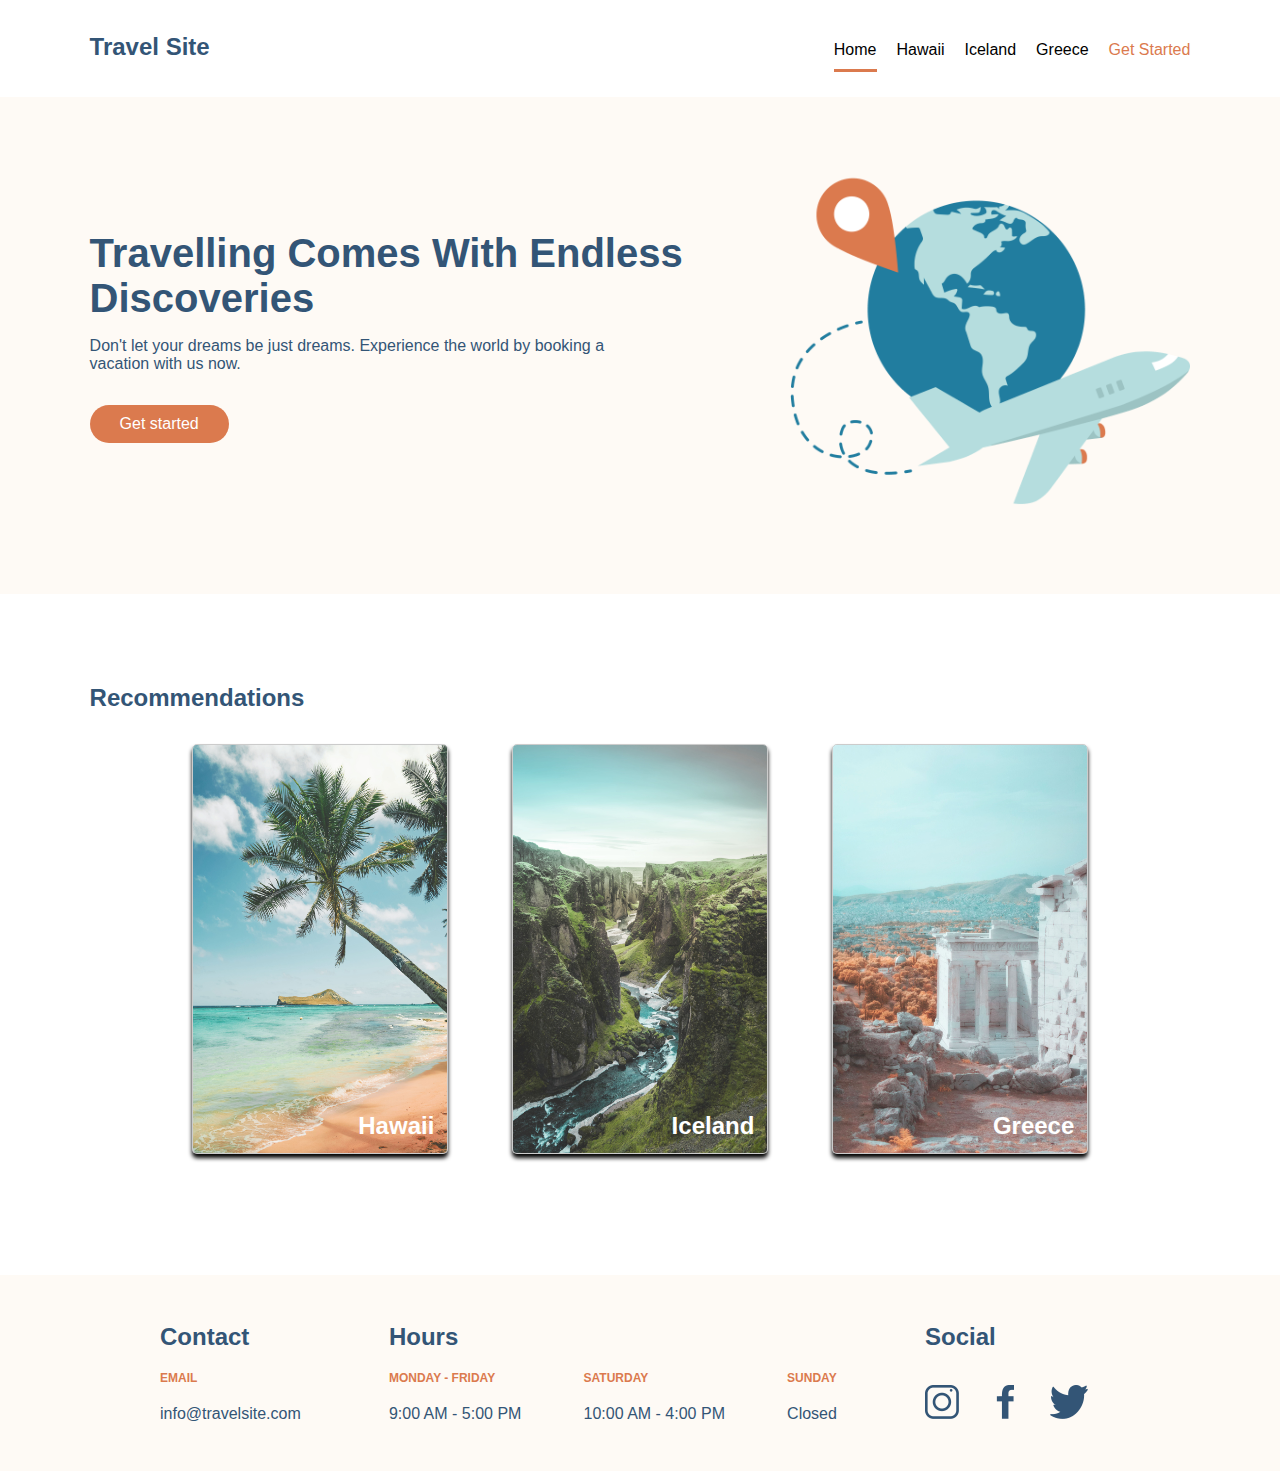
<file: index.html>
<!DOCTYPE html>
<html lang="en">

<head>
  <meta charset="UTF-8">
  <meta http-equiv="X-UA-Compatible" content="IE=edge">
  <meta name="viewport" content="width=device-width, initial-scale=1.0">
  <meta name="author" content="Chris Mills">
  <meta name="description" content="Travel Site made for BrainStation Web Development Bootcamp 2021">
  <title>Elke Dick BrainStation Travel Site</title>
  <!-- favicon -->
  <link rel="icon" href="/assets/Icons/favicon.ico" type="image/x-icon">
  <!-- StyleSheets -->
  <link rel="stylesheet" href="/css/main.css">
  <link rel="stylesheet" href="/css/destinations.css">
</head>

<body>

  <!-- NAVIGATION BAR -->

  <!-- Header -->
  <header class="header">
    <!-- link/Logo/Wordmark/Title -->
    <h1 class="header__title">
      <a class="header__title-link" href="./index.html">Travel Site</a>
    </h1>
    <!-- unordered list menu items -->
    <ul class="header__menu">
      <!-- link/text: Home current active page-->
      <li class="header__menu-item header__menu-item--current" id="home-link"><a href="./index.html">Home</a></li>
      <!-- link/text: Hawaii -->
      <li class="header__menu-item"><a href="/pages/hawaii.html">Hawaii</a></li>
      <!-- link/text: Iceland -->
      <li class="header__menu-item"><a href="/pages/iceland.html">Iceland</a></li>
      <!-- link/text: Greece -->
      <li class="header__menu-item"><a href="/pages/greece.html">Greece</a></li>
      <li class="header__menu-item header__menu-item--highlight"><a href="/pages/get-started.html">Get
          Started</a></li>
    </ul>
  </header>


  <!-- HERO SECTION -->
  <!-- hero -->
  <section class="hero">
    <!-- hero section left 2/3?-->
    <div class="hero__left">
      <!-- slogan hero -->
      <h2 class="hero__slogan">Travelling Comes With Endless Discoveries</h2>
      <!-- text hero -->
      <p class="hero__copy">Don't let your dreams be just dreams. Experience the world by booking a vacation with us
        now.
      </p>

      <!-- button get started -->
      <a class="button" href="./pages/get-started.html">
        Get started
      </a>
    </div>
    <!-- hero section right -->
    <div class="hero__right">
      <!-- image hero  -->
      <img src="/assets/Images/hero.png" alt="Plane flying around earth with destination pin" class="hero__image">
    </div>
  </section>

  <!-- RECOMMENDATIONS SECTION -->
  <section class="destinations">
    <!-- title h2, each page should only have one h1 tag -->
    <h2 class="destinations__title">Recommendations</h2>

    <!--  destination cards  -->
    <!-- need class here for wrapping 3 cards? -->
    <div class="destinations__wrapper">
      <!-- destination card hawai -->
      <article class="destinations-card">

        <!-- link destination card Hawaii  must use a tag around  -->
        <a href="/pages/hawaii.html" class="destinations-card__link">
          <!-- title /name  destination card Hawaii -->
          <h3 class="destinations-card__title">Hawaii</h3>
          <!-- image destination card Hawaii -->
          <img src="/assets/Images/hawaii.jpg" alt="Hawaii beach, ocean and palmtree" class="destinations-card__image">
        </a>
      </article>
      <!-- destination card Iceland -->
      <article class="destinations-card">

        <!-- link destination card Iceland -->
        <a href="/pages/iceland.html" class="destinations-card__link">
          <!-- title /name destination card Iceland -->
          <h3 class="destinations-card__title">Iceland</h3>
          <!-- image destination card Iceland -->
          <img src="/assets/Images/iceland.jpg" alt="Iceland mountainrange with river running through"
            class="destinations-card__image">
        </a>
      </article>
      <!-- destination card Greece -->
      <article class="destinations-card">
        <!-- link destination card Greece  must use a tag around  -->
        <a href="/pages/greece.html" class="destinations-card__link">
          <!-- title /name destination card Greece -->
          <h3 class="destinations-card__title">Greece</h3>
          <!-- image destination card Greece -->
          <img src="/assets/Images/greece.jpg" alt="Greek ruin and mountain" class="destinations-card__image">
        </a>
      </article>
    </div>
  </section>

  <!-- FOOTER -->

  <!-- footer -->
  <footer class="footer">
    <div class="footer__wrapper">
      <!-- contact block -->
      <div class="contact">
        <!-- title Contact -->
        <h4 class="footer__title">Contact</h4>
        <!-- subtitle contact EMAIL -->
        <h5 class="footer__subtitle">EMAIL</h5>
        <!-- link/text contact: email -->
        <a href="mailto:info@travelsite.com" class="footer__info">info@travelsite.com</a>
      </div>
      <!-- hours block -->
      <div class="hours">
        <!-- tittle Hours -->
        <h4 class="footer__title">Hours</h4>
        <!-- wrapper -->
        <div class="hours__wrapper">
          <div>
            <!-- subtitle Hours MONDAY-FRIDAY -->
            <h5 class="footer__subtitle">MONDAY - FRIDAY</h5>
            <!-- text hours: 9:00 AM -5:00 PM -->
            <p class="footer__info">9:00 AM - 5:00 PM</p>
          </div>
          <div>
            <!-- subtitle hours SATURDAY -->
            <h5 class="footer__subtitle">SATURDAY</h5>
            <!-- text hours : 10:00 AM -4:00 PM -->
            <p class="footer__info">10:00 AM - 4:00 PM</p>
          </div>
          <div>
            <!-- subtitle hours SUNDAY -->
            <h5 class="footer__subtitle">SUNDAY</h5>
            <!-- text hours: Closed -->
            <p class="footer__info">Closed</p>
          </div>
        </div>
      </div>
      <!-- social block -->
      <div class="social">
        <!-- title social Social -->
        <h4 class="footer__title">Social</h4>
        <!-- link social instagram -->
        <div class="social__wrapper">
          <a href="http://www.instagram.com" class="footer__info">
            <!-- icon social instagram -->
            <img src="/assets/Icons/icon-instagram.png" alt="Instagram Logo" class="footer__icon">
          </a>
          <!-- link social facebook -->
          <a href="http://www.facebook.com" class="footer_info">
            <!-- icon social facebook -->
            <img src="/assets/Icons/icon-facebook.png" alt="Facebook Logo" class="footer__icon">
          </a>
          <!-- link social twitter -->
          <a href="http://www.twitter.com" class="footer__info">
            <!-- icon social twitter -->
            <img src="/assets/Icons/icon-twitter.png" alt="" class="footer__icon">
          </a>
        </div>
      </div>
    </div>

  </footer>


</body>

</html>
</file>
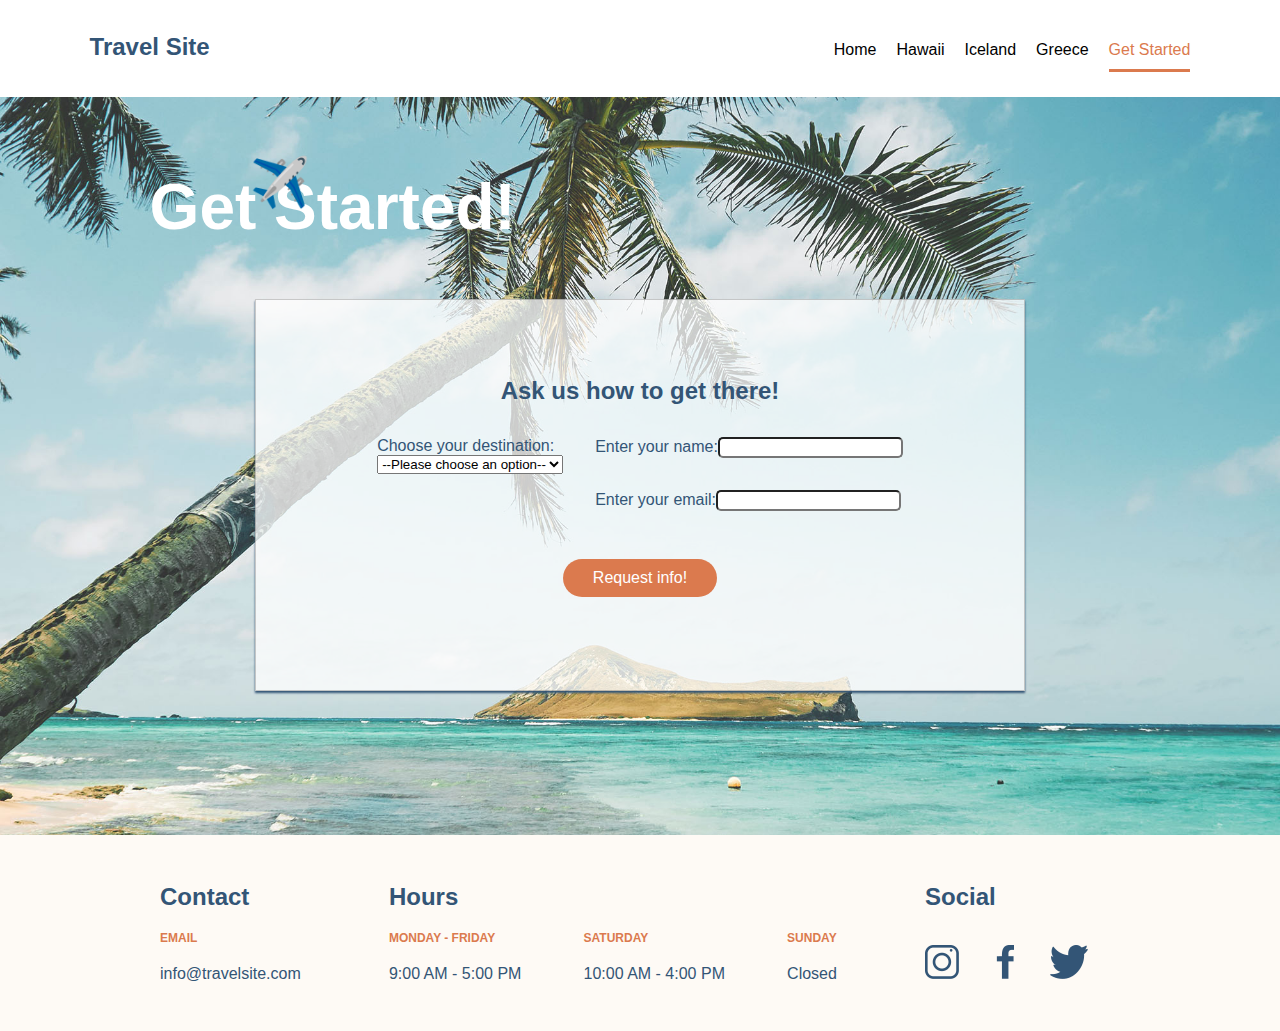
<file: pages/get-started.html>
<!DOCTYPE html>
<html lang="en">

<head>
  <meta charset="UTF-8">
  <meta http-equiv="X-UA-Compatible" content="IE=edge">
  <meta name="viewport" content="width=device-width, initial-scale=1.0">
  <meta name="author" content="Chris Mills">
  <meta name="description" content="Travel Site made for BrainStation Web Development Bootcamp 2021">
  <!-- change title for each page for SEO reasons https://developer.mozilla.org/en-US/docs/Web/HTML/Element/title -->
  <title>Elke Dick BrainStation Travel Site - Booking</title>
  <!-- favicon -->
  <link rel="icon" href="/assets/Icons/favicon.ico" type="image/x-icon">
  <!-- StyleSheets -->
  <link rel="stylesheet" href="../css/main.css">
  <!-- <link rel="stylesheet" href="../css/destinations.css"> -->
  <link rel="stylesheet" href="../css/get-started.css">
</head>

<body>

  <!-- NAVIGATION BAR -->
  <!-- idem home page except active and links-->
  <!-- Header -->
  <header class="header">
    <!-- link/Logo/Wordmark/Title -->
    <h1 class="header__title">
      <a class="header__title-link" href="../index.html">Travel Site</a>
    </h1>
    <!-- unordered list menu items -->
    <ul class="header__menu">
      <!-- link/text: Home current active page-->

      <li class="header__menu-item" id="home-link"><a href="../index.html">Home</a></li>
      <!-- link/text: Hawaii -current active page -->
      <li class="header__menu-item"><a href="./hawaii.html">Hawaii</a></li>
      <!-- link/text: Iceland -->
      <li class="header__menu-item"><a href="./iceland.html">Iceland</a></li>
      <!-- link/text: Greece -->
      <li class="header__menu-item"><a href="./greece.html">Greece</a></li>
      <li class="header__menu-item header__menu-item--current header__menu-item--highlight"><a
          href="./get-started.html">Get
          Started</a></li>
    </ul>
  </header>

  <!-- GET STARTED -->

  <section class="get-started get-started--bg">
    <!-- <section class="get-started itinirary itinirary--hawaii"> -->

    <!-- title of the page-->
    <h2 class="get-started__title">Get Started!</h2>

    <article class="booking">
      <h3 class="booking__title">Ask us how to get there!</h3>
      <div class="booking__top">

        <div class="dropdown">
          <!-- base code copied from https://developer.mozilla.org/en-US/docs/Web/HTML/Element/select -->
          <label for="destination-select">Choose your destination:</label>
          <select name="destination" id="destination-select">
            <option value="">--Please choose an option--</option>
            <option value="hawaii">Hawaii</option>
            <option value="iceland">Iceland</option>
            <option value="greece">Greece</option>
          </select>
        </div>
        <!-- form -->
        <!-- base code copied from https://developer.mozilla.org/en-US/docs/Web/HTML/Element/form -->
        <form action="" method="get" class="form">
          <div class="form__name">
            <label for="name">Enter your name: </label>
            <input type="text" name="name" id="name" required>
          </div>
          <div class="form__email">
            <label for="email">Enter your email: </label>
            <input type="email" name="email" id="email" required>
          </div>
        </form>
      </div>

      <div class="booking__bottom">
        <p class="button">Request info!</p>
      </div>
    </article>




  </section>

  <!-- FOOTER -->

  <!-- footer -->
  <footer class="footer">
    <div class="footer__wrapper">
      <!-- contact block -->
      <div class="contact">
        <!-- title Contact -->
        <h4 class="footer__title">Contact</h4>
        <!-- subtitle contact EMAIL -->
        <h5 class="footer__subtitle">EMAIL</h5>
        <!-- link/text contact: email -->
        <a href="mailto:info@travelsite.com" class="footer__info">info@travelsite.com</a>
      </div>
      <!-- hours block -->
      <div class="hours">
        <!-- tittle Hours -->
        <h4 class="footer__title">Hours</h4>
        <!-- wrapper -->
        <div class="hours__wrapper">
          <div>
            <!-- subtitle Hours MONDAY-FRIDAY -->
            <h5 class="footer__subtitle">MONDAY - FRIDAY</h5>
            <!-- text hours: 9:00 AM -5:00 PM -->
            <p class="footer__info">9:00 AM - 5:00 PM</p>
          </div>
          <div>
            <!-- subtitle hours SATURDAY -->
            <h5 class="footer__subtitle">SATURDAY</h5>
            <!-- text hours : 10:00 AM -4:00 PM -->
            <p class="footer__info">10:00 AM - 4:00 PM</p>
          </div>
          <div>
            <!-- subtitle hours SUNDAY -->
            <h5 class="footer__subtitle">SUNDAY</h5>
            <!-- text hours: Closed -->
            <p class="footer__info">Closed</p>
          </div>
        </div>
      </div>
      <!-- social block -->
      <div class="social">
        <!-- title social Social -->
        <h4 class="footer__title">Social</h4>
        <!-- link social instagram -->
        <div class="social__wrapper">
          <a href="http://www.instagram.com" class="footer__info">
            <!-- icon social instagram -->
            <img src="/assets/Icons/icon-instagram.png" alt="Instagram Logo" class="footer__icon">
          </a>
          <!-- link social facebook -->
          <a href="http://www.facebook.com" class="footer_info">
            <!-- icon social facebook -->
            <img src="/assets/Icons/icon-facebook.png" alt="Facebook Logo" class="footer__icon">
          </a>
          <!-- link social twitter -->
          <a href="http://www.twitter.com" class="footer__info">
            <!-- icon social twitter -->
            <img src="/assets/Icons/icon-twitter.png" alt="" class="footer__icon">
          </a>
        </div>
      </div>
    </div>

  </footer>

</body>

</html>
</file>
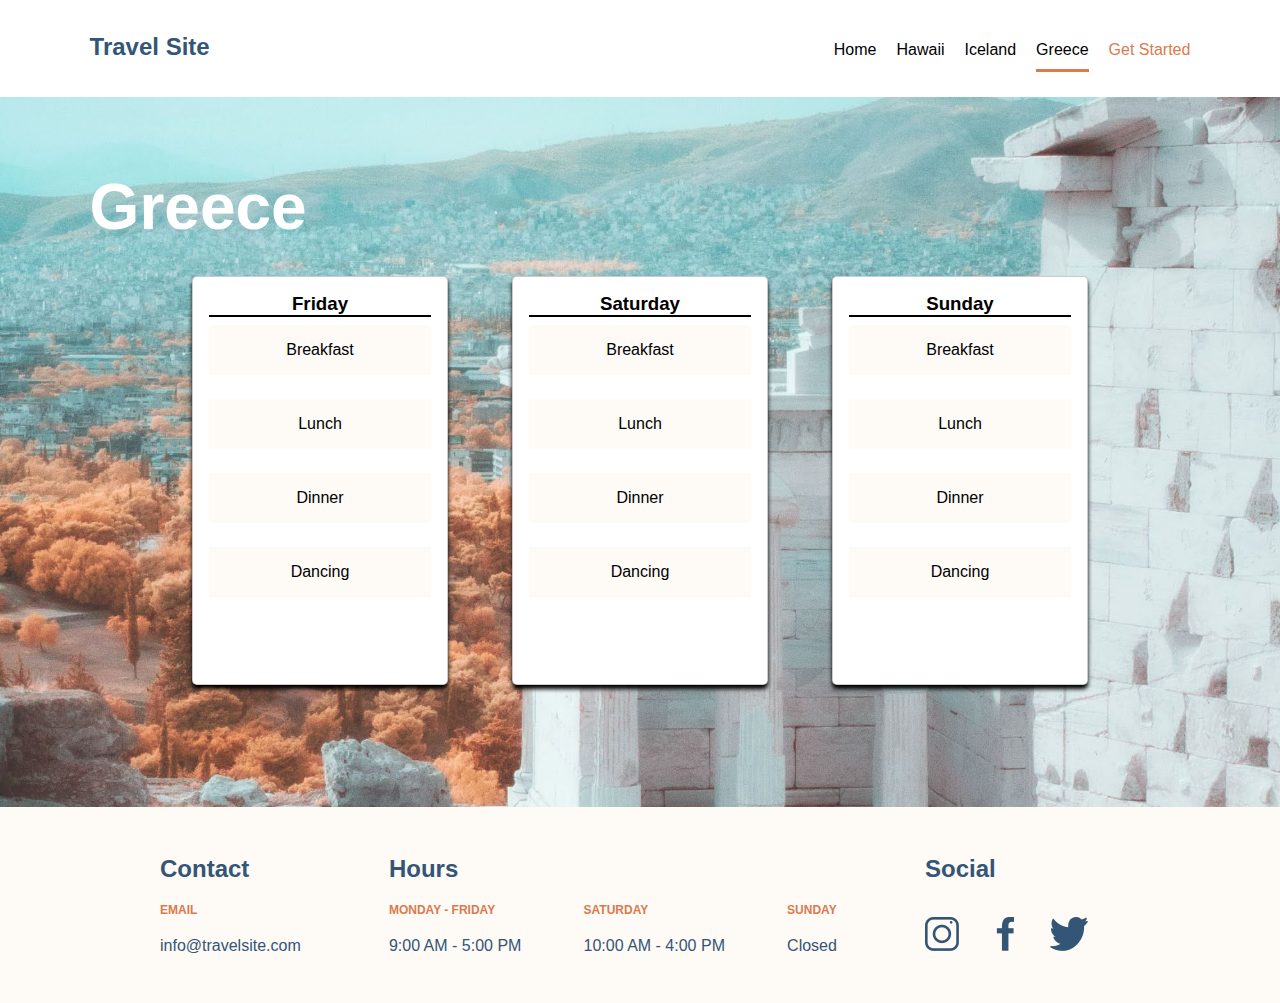
<file: pages/greece.html>
<!DOCTYPE html>
<html lang="en">

<head>
  <meta charset="UTF-8">
  <meta http-equiv="X-UA-Compatible" content="IE=edge">
  <meta name="viewport" content="width=device-width, initial-scale=1.0">
  <meta name="author" content="Chris Mills">
  <meta name="description" content="Travel Site made for BrainStation Web Development Bootcamp 2021">
  <!-- change title for each page for SEO reasons https://developer.mozilla.org/en-US/docs/Web/HTML/Element/title -->
  <title>Elke Dick BrainStation Travel Site - Greece</title>
  <!-- favicon -->
  <link rel="icon" href="/assets/Icons/favicon.ico" type="image/x-icon">
  <!-- StyleSheets -->
  <link rel="stylesheet" href="../css/main.css">
  <link rel="stylesheet" href="../css/destinations.css">
</head>

<body>

  <!-- NAVIGATION BAR -->
  <!-- idem home page except active and links-->
  <!-- Header -->
  <header class="header">
    <!-- link/Logo/Wordmark/Title -->
    <h1 class="header__title">
      <a class="header__title-link" href="../index.html">Travel Site</a>
    </h1>
    <!-- unordered list menu items -->
    <ul class="header__menu">
      <!-- link/text: Home-->
      <li class="header__menu-item" id="home-link"><a href="../index.html">Home</a></li>
      <!-- link/text: Hawaii -->
      <li class="header__menu-item"><a href="./hawaii.html">Hawaii</a></li>
      <!-- link/text: Iceland -->
      <li class="header__menu-item"><a href="./iceland.html">Iceland</a></li>
      <!-- link/text: Greece -->
      <li class="header__menu-item header__menu-item--current"><a href="./greece.html">Greece</a></li>
      <li class="header__menu-item header__menu-item--highlight"><a href="./get-started.html">Get
          Started</a></li>
    </ul>
  </header>

  <!-- ITINERARY GREECE -->


  <section class="itinirary itinirary--greece">

    <!-- title of the page-->
    <h2 class="itinirary__title">Greece</h2>

    <!-- tag itinerary cards (article/section?) -->
    <div class="itinirary__wrapper">
      <article class="itinirary-card">
        <!-- title itinerary card weekday Friday -- underlined full width -padding card?-->
        <h3 class="itinirary-card__title">Friday</h3>
        <!-- text activities Breakfast-->
        <p class="itinirary-card__copy">Breakfast</p>
        <!-- text activities Lunch -->
        <p class="itinirary-card__copy">Lunch</p>
        <!-- text activities Dinner -->
        <p class="itinirary-card__copy">Dinner</p>
        <!-- text activities Dancing -->
        <p class="itinirary-card__copy">Dancing</p>
      </article>

      <article class="itinirary-card">
        <!-- title itinerary card weekday saturday -- underlined full width -padding card?-->
        <h3 class="itinirary-card__title">Saturday</h3>
        <!-- text activities Breakfast-->
        <p class="itinirary-card__copy">Breakfast</p>
        <!-- text activities Lunch -->
        <p class="itinirary-card__copy">Lunch</p>
        <!-- text activities Dinner -->
        <p class="itinirary-card__copy">Dinner</p>
        <!-- text activities Dancing -->
        <p class="itinirary-card__copy">Dancing</p>
      </article>

      <article class="itinirary-card">
        <!-- title itinerary card weekday sunday -- underlined full width -padding card?-->
        <h3 class="itinirary-card__title">Sunday</h3>
        <!-- text activities Breakfast-->
        <p class="itinirary-card__copy">Breakfast</p>
        <!-- text activities Lunch -->
        <p class="itinirary-card__copy">Lunch</p>
        <!-- text activities Dinner -->
        <p class="itinirary-card__copy">Dinner</p>
        <!-- text activities Dancing -->
        <p class="itinirary-card__copy">Dancing</p>
      </article>
    </div>

  </section>

  <!-- FOOTER -->

  <!-- FOOTER -->

  <!-- footer -->
  <footer class="footer">
    <div class="footer__wrapper">
      <!-- contact block -->
      <div class="contact">
        <!-- title Contact -->
        <h4 class="footer__title">Contact</h4>
        <!-- subtitle contact EMAIL -->
        <h5 class="footer__subtitle">EMAIL</h5>
        <!-- link/text contact: email -->
        <a href="mailto:info@travelsite.com" class="footer__info">info@travelsite.com</a>
      </div>
      <!-- hours block -->
      <div class="hours">
        <!-- tittle Hours -->
        <h4 class="footer__title">Hours</h4>
        <!-- wrapper -->
        <div class="hours__wrapper">
          <div>
            <!-- subtitle Hours MONDAY-FRIDAY -->
            <h5 class="footer__subtitle">MONDAY - FRIDAY</h5>
            <!-- text hours: 9:00 AM -5:00 PM -->
            <p class="footer__info">9:00 AM - 5:00 PM</p>
          </div>
          <div>
            <!-- subtitle hours SATURDAY -->
            <h5 class="footer__subtitle">SATURDAY</h5>
            <!-- text hours : 10:00 AM -4:00 PM -->
            <p class="footer__info">10:00 AM - 4:00 PM</p>
          </div>
          <div>
            <!-- subtitle hours SUNDAY -->
            <h5 class="footer__subtitle">SUNDAY</h5>
            <!-- text hours: Closed -->
            <p class="footer__info">Closed</p>
          </div>
        </div>
      </div>
      <!-- social block -->
      <div class="social">
        <!-- title social Social -->
        <h4 class="footer__title">Social</h4>
        <!-- link social instagram -->
        <div class="social__wrapper">
          <a href="http://www.instagram.com" class="footer__info">
            <!-- icon social instagram -->
            <img src="/assets/Icons/icon-instagram.png" alt="Instagram Logo" class="footer__icon">
          </a>
          <!-- link social facebook -->
          <a href="http://www.facebook.com" class="footer_info">
            <!-- icon social facebook -->
            <img src="/assets/Icons/icon-facebook.png" alt="Facebook Logo" class="footer__icon">
          </a>
          <!-- link social twitter -->
          <a href="http://www.twitter.com" class="footer__info">
            <!-- icon social twitter -->
            <img src="/assets/Icons/icon-twitter.png" alt="" class="footer__icon">
          </a>
        </div>
      </div>
    </div>

  </footer>
</body>

</html>
</file>
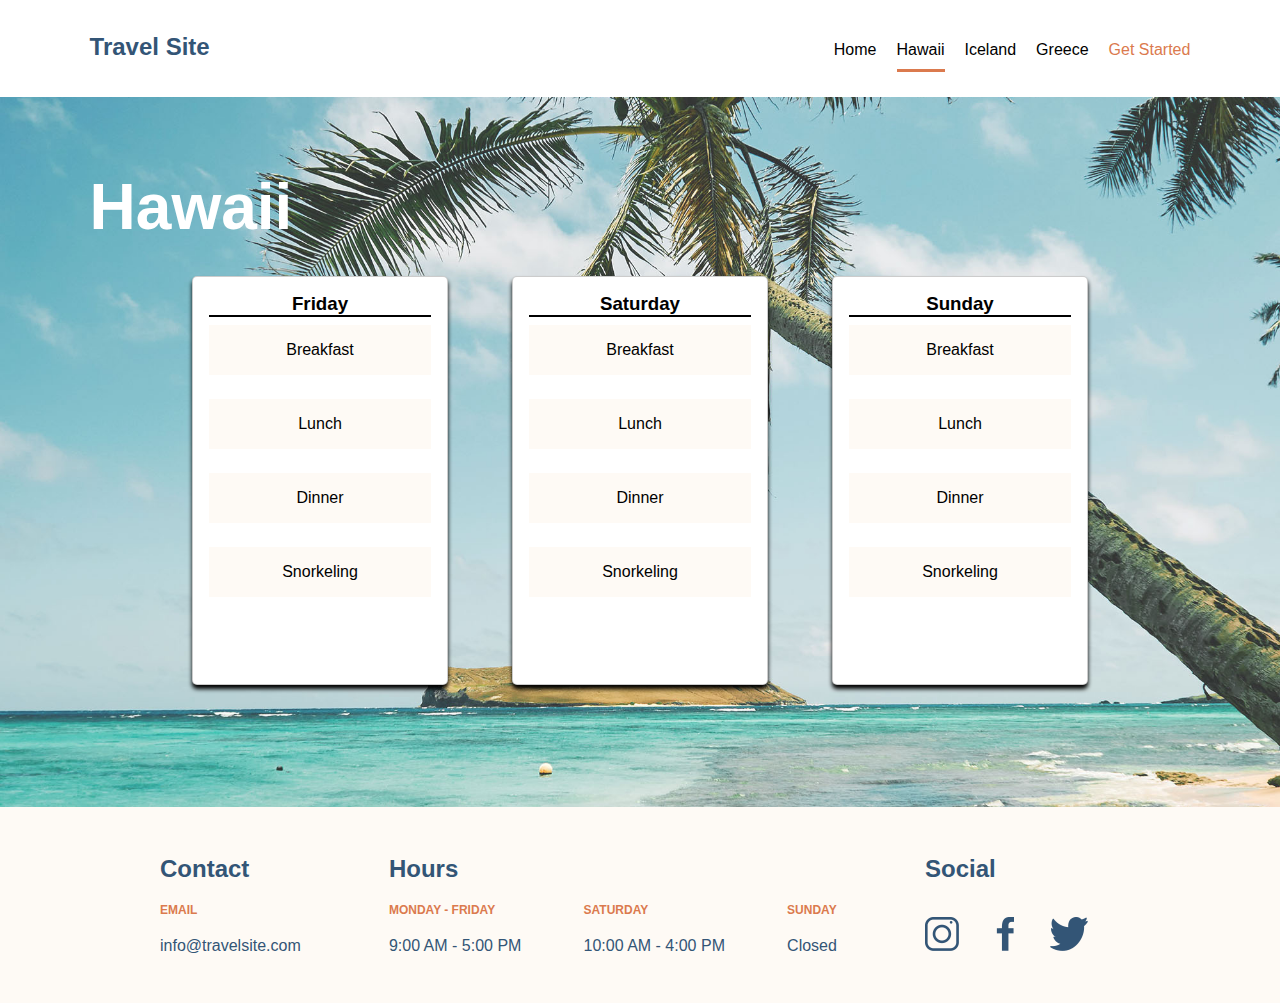
<file: pages/hawaii.html>
<!DOCTYPE html>
<html lang="en">

<head>
  <meta charset="UTF-8">
  <meta http-equiv="X-UA-Compatible" content="IE=edge">
  <meta name="viewport" content="width=device-width, initial-scale=1.0">
  <meta name="author" content="Chris Mills">
  <meta name="description" content="Travel Site made for BrainStation Web Development Bootcamp 2021">
  <!-- change title for each page for SEO reasons https://developer.mozilla.org/en-US/docs/Web/HTML/Element/title -->
  <title>Elke Dick BrainStation Travel Site - Hawaii</title>
  <!-- favicon -->
  <link rel="icon" href="/assets/Icons/favicon.ico" type="image/x-icon">
  <!-- StyleSheets -->
  <link rel="stylesheet" href="../css/main.css">
  <link rel="stylesheet" href="../css/destinations.css">
</head>

<body>

  <!-- NAVIGATION BAR -->
  <!-- idem home page except active and links-->
  <!-- Header -->
  <header class="header">
    <!-- link/Logo/Wordmark/Title -->
    <h1 class="header__title">
      <a class="header__title-link" href="../index.html">Travel Site</a>
    </h1>
    <!-- unordered list menu items -->
    <ul class="header__menu">
      <!-- link/text: Home -->
      <li class="header__menu-item" id="home-link"><a href="../index.html">Home</a></li>
      <!-- link/text: Hawaii -->
      <li class="header__menu-item header__menu-item--current"><a href="./hawaii.html">Hawaii</a></li>
      <!-- link/text: Iceland -->
      <li class="header__menu-item"><a href="./iceland.html">Iceland</a></li>
      <!-- link/text: Greece -->
      <li class="header__menu-item"><a href="./greece.html">Greece</a></li>
      <li class="header__menu-item header__menu-item--highlight"><a href="./get-started.html">Get
          Started</a></l </ul>
  </header>

  <!-- ITINERARY HAWAII -->

  <section class="itinirary itinirary--hawaii">
    <!-- image, must take up full width and height of the background for the page  -->
    <!-- <img src="../assets/Images/hawaii.jpg" alt="Hawaii beach, ocean and palmtree" class="itinirary__bg-image"> -->

    <!-- title of the page-->
    <h2 class="itinirary__title">Hawaii</h2>

    <!-- tag itinera (article/section?) -->
    <div class="itinirary__wrapper">
      <article class="itinirary-card">
        <!-- title itinerary card weekday Friday - underlined full width -padding card?-->
        <h3 class="itinirary-card__title">Friday</h3>
        <!-- text activities Breakfast-->
        <p class="itinirary-card__copy">Breakfast</p>
        <!-- text activities Lunch -->
        <p class="itinirary-card__copy">Lunch</p>
        <!-- text activities Dinner -->
        <p class="itinirary-card__copy">Dinner</p>
        <!-- text activities Snorkeling -->
        <p class="itinirary-card__copy">Snorkeling</p>
      </article>
      <article class="itinirary-card">
        <!-- title itinerary card weekday Friday - underlined full width -padding card?-->
        <h3 class="itinirary-card__title">Saturday</h3>
        <!-- text activities Breakfast-->
        <p class="itinirary-card__copy">Breakfast</p>
        <!-- text activities Lunch -->
        <p class="itinirary-card__copy">Lunch</p>
        <!-- text activities Dinner -->
        <p class="itinirary-card__copy">Dinner</p>
        <!-- text activities Snorkeling -->
        <p class="itinirary-card__copy">Snorkeling</p>
      </article>
      <article class="itinirary-card">
        <!-- title itinerary card weekday Friday - underlined full width -padding card?-->
        <h3 class="itinirary-card__title">Sunday</h3>
        <!-- text activities Breakfast-->
        <p class="itinirary-card__copy">Breakfast</p>
        <!-- text activities Lunch -->
        <p class="itinirary-card__copy">Lunch</p>
        <!-- text activities Dinner -->
        <p class="itinirary-card__copy">Dinner</p>
        <!-- text activities Snorkeling -->
        <p class="itinirary-card__copy">Snorkeling</p>
      </article>
    </div>


  </section>

  <!-- FOOTER -->

  <!-- footer -->
  <footer class="footer">
    <div class="footer__wrapper">
      <!-- contact block -->
      <div class="contact">
        <!-- title Contact -->
        <h4 class="footer__title">Contact</h4>
        <!-- subtitle contact EMAIL -->
        <h5 class="footer__subtitle">EMAIL</h5>
        <!-- link/text contact: email -->
        <a href="mailto:info@travelsite.com" class="footer__info">info@travelsite.com</a>
      </div>
      <!-- hours block -->
      <div class="hours">
        <!-- tittle Hours -->
        <h4 class="footer__title">Hours</h4>
        <!-- wrapper -->
        <div class="hours__wrapper">
          <div>
            <!-- subtitle Hours MONDAY-FRIDAY -->
            <h5 class="footer__subtitle">MONDAY - FRIDAY</h5>
            <!-- text hours: 9:00 AM -5:00 PM -->
            <p class="footer__info">9:00 AM - 5:00 PM</p>
          </div>
          <div>
            <!-- subtitle hours SATURDAY -->
            <h5 class="footer__subtitle">SATURDAY</h5>
            <!-- text hours : 10:00 AM -4:00 PM -->
            <p class="footer__info">10:00 AM - 4:00 PM</p>
          </div>
          <div>
            <!-- subtitle hours SUNDAY -->
            <h5 class="footer__subtitle">SUNDAY</h5>
            <!-- text hours: Closed -->
            <p class="footer__info">Closed</p>
          </div>
        </div>
      </div>
      <!-- social block -->
      <div class="social">
        <!-- title social Social -->
        <h4 class="footer__title">Social</h4>
        <!-- link social instagram -->
        <div class="social__wrapper">
          <a href="http://www.instagram.com" class="footer__info">
            <!-- icon social instagram -->
            <img src="/assets/Icons/icon-instagram.png" alt="Instagram Logo" class="footer__icon">
          </a>
          <!-- link social facebook -->
          <a href="http://www.facebook.com" class="footer_info">
            <!-- icon social facebook -->
            <img src="/assets/Icons/icon-facebook.png" alt="Facebook Logo" class="footer__icon">
          </a>
          <!-- link social twitter -->
          <a href="http://www.twitter.com" class="footer__info">
            <!-- icon social twitter -->
            <img src="/assets/Icons/icon-twitter.png" alt="" class="footer__icon">
          </a>
        </div>
      </div>
    </div>

  </footer>



</body>

</html>
</file>
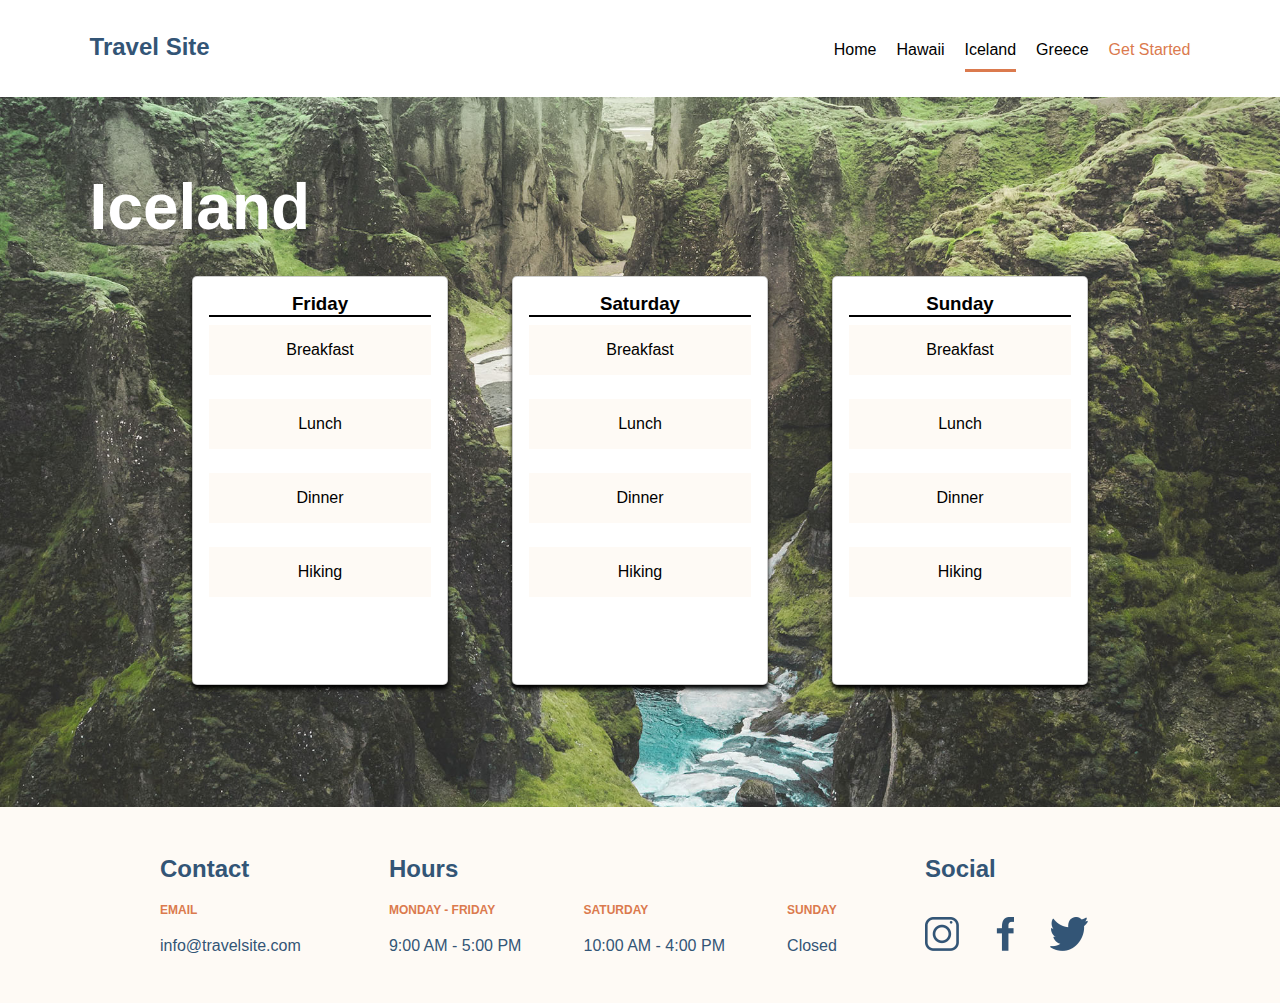
<file: pages/iceland.html>
<!DOCTYPE html>
<html lang="en">

<head>
  <meta charset="UTF-8">
  <meta http-equiv="X-UA-Compatible" content="IE=edge">
  <meta name="viewport" content="width=device-width, initial-scale=1.0">
  <meta name="author" content="Chris Mills">
  <meta name="description" content="Travel Site made for BrainStation Web Development Bootcamp 2021">
  <!-- change title for each page for SEO reasons https://developer.mozilla.org/en-US/docs/Web/HTML/Element/title -->
  <title>Elke Dick BrainStation Travel Site - Iceland</title>
  <!-- favicon -->
  <link rel="icon" href="/assets/Icons/favicon.ico" type="image/x-icon">
  <!-- StyleSheets -->
  <link rel="stylesheet" href="../css/main.css">
  <link rel="stylesheet" href="../css/destinations.css">
</head>

<body>

  <!-- NAVIGATION BAR -->
  <!-- idem home page except active and links-->
  <!-- Header -->
  <header class="header">
    <!-- link/Logo/Wordmark/Title -->
    <h1 class="header__title">
      <a class="header__title-link" href="../index.html">Travel Site</a>
    </h1>
    <!-- unordered list menu items -->
    <ul class="header__menu">
      <!-- link/text: Home current active page-->
      <li class="header__menu-item" id="home-link"><a href="../index.html">Home</a></li>
      <!-- link/text: Hawaii --current active page -->
      <li class="header__menu-item"><a href="./hawaii.html">Hawaii</a></li>
      <!-- link/text: Iceland -->
      <li class="header__menu-item header__menu-item--current"><a href="./iceland.html">Iceland</a></li>
      <!-- link/text: Greece -->
      <li class="header__menu-item"><a href="./greece.html">Greece</a></li>
      <li class="header__menu-item header__menu-item--highlight"><a href="./get-started.html">Get
          Started</a></li>
    </ul>
  </header>

  <!-- ITINERARY ICELAND -->

  <section class="itinirary itinirary--iceland">


    <!-- title of the page-->
    <h2 class="itinirary__title">Iceland</h2>

    <!-- tag itinerary cards (article/section?) -->
    <div class="itinirary__wrapper">
      <article class="itinirary-card">
        <!-- title itinerary card weekday Friday -- underlined full width -padding card?-->
        <h3 class="itinirary-card__title">Friday</h3>
        <!-- text activities Breakfast-->
        <p class="itinirary-card__copy">Breakfast</p>
        <!-- text activities Lunch -->
        <p class="itinirary-card__copy">Lunch</p>
        <!-- text activities Dinner -->
        <p class="itinirary-card__copy">Dinner</p>
        <!-- text activities Hiking -->
        <p class="itinirary-card__copy">Hiking</p>
      </article>

      <article class="itinirary-card">
        <!-- title itinerary card weekday Friday -- underlined full width -padding card?-->
        <h3 class="itinirary-card__title">Saturday</h3>
        <!-- text activities Breakfast-->
        <p class="itinirary-card__copy">Breakfast</p>
        <!-- text activities Lunch -->
        <p class="itinirary-card__copy">Lunch</p>
        <!-- text activities Dinner -->
        <p class="itinirary-card__copy">Dinner</p>
        <!-- text activities Hiking -->
        <p class="itinirary-card__copy">Hiking</p>
      </article>

      <article class="itinirary-card">
        <!-- title itinerary card weekday Friday -- underlined full width -padding card?-->
        <h3 class="itinirary-card__title">Sunday</h3>
        <!-- text activities Breakfast-->
        <p class="itinirary-card__copy">Breakfast</p>
        <!-- text activities Lunch -->
        <p class="itinirary-card__copy">Lunch</p>
        <!-- text activities Dinner -->
        <p class="itinirary-card__copy">Dinner</p>
        <!-- text activities Hiking -->
        <p class="itinirary-card__copy">Hiking</p>
      </article>
    </div>

  </section>

  <!-- FOOTER -->

  <!-- footer -->
  <footer class="footer">
    <div class="footer__wrapper">
      <!-- contact block -->
      <div class="contact">
        <!-- title Contact -->
        <h4 class="footer__title">Contact</h4>
        <!-- subtitle contact EMAIL -->
        <h5 class="footer__subtitle">EMAIL</h5>
        <!-- link/text contact: email -->
        <a href="mailto:info@travelsite.com" class="footer__info">info@travelsite.com</a>
      </div>
      <!-- hours block -->
      <div class="hours">
        <!-- tittle Hours -->
        <h4 class="footer__title">Hours</h4>
        <!-- wrapper -->
        <div class="hours__wrapper">
          <div>
            <!-- subtitle Hours MONDAY-FRIDAY -->
            <h5 class="footer__subtitle">MONDAY - FRIDAY</h5>
            <!-- text hours: 9:00 AM -5:00 PM -->
            <p class="footer__info">9:00 AM - 5:00 PM</p>
          </div>
          <div>
            <!-- subtitle hours SATURDAY -->
            <h5 class="footer__subtitle">SATURDAY</h5>
            <!-- text hours : 10:00 AM -4:00 PM -->
            <p class="footer__info">10:00 AM - 4:00 PM</p>
          </div>
          <div>
            <!-- subtitle hours SUNDAY -->
            <h5 class="footer__subtitle">SUNDAY</h5>
            <!-- text hours: Closed -->
            <p class="footer__info">Closed</p>
          </div>
        </div>
      </div>
      <!-- social block -->
      <div class="social">
        <!-- title social Social -->
        <h4 class="footer__title">Social</h4>
        <!-- link social instagram -->
        <div class="social__wrapper">
          <a href="http://www.instagram.com" class="footer__info">
            <!-- icon social instagram -->
            <img src="/assets/Icons/icon-instagram.png" alt="Instagram Logo" class="footer__icon">
          </a>
          <!-- link social facebook -->
          <a href="http://www.facebook.com" class="footer_info">
            <!-- icon social facebook -->
            <img src="/assets/Icons/icon-facebook.png" alt="Facebook Logo" class="footer__icon">
          </a>
          <!-- link social twitter -->
          <a href="http://www.twitter.com" class="footer__info">
            <!-- icon social twitter -->
            <img src="/assets/Icons/icon-twitter.png" alt="" class="footer__icon">
          </a>
        </div>
      </div>
    </div>

  </footer>

</body>

</html>
</file>
<file: css/main.css>
* {
  box-sizing: border-box;
}

body {
  font-family: Verdana, Geneva, Tahoma, sans-serif;
  margin: 0;
  padding: 0;
  margin-top: 5rem;
  color: #335576;
}

h1,
h2,
h3,
h4 {
  margin: 0;
}

ul {
  margin: 0;
}

li {
  list-style: none;
}

a {
  text-decoration: none;
  color: #000000;
}

/* 
-fixed on top of page
-bg color: #ffffff
-logo:#335576
-current active page underline #DB7A4E 
*/
@media screen and (max-width: 480px) {
  #home-link {
    display: none;
  }
}

.header {
  position: fixed;
  top: 0;
  z-index: 8;
  padding: 2% 7% 2% 7%;
  background-color: #ffffff;
  width: 100%;
  display: flex;
  flex-direction: row;
  justify-content: space-between;
  align-items: baseline;
}
@media screen and (max-width: 480px) {
  .header {
    padding: 2rem;
  }
}
.header__title:hover {
  transform: scale(1.2);
}
.header__title-link {
  color: #335576;
  font-size: 1.5rem;
}
@media screen and (max-width: 480px) {
  .header__title-link {
    font-size: 0.75rem;
  }
}
.header__menu {
  display: flex;
}
.header__menu-item {
  height: -webkit-fit-content;
  height: -moz-fit-content;
  height: fit-content;
  margin-left: 1.25rem;
  padding-bottom: 0.625rem;
}
.header__menu-item:hover {
  border-bottom: 3px solid #335576;
}
@media screen and (max-width: 480px) {
  .header__menu-item {
    font-size: 0.75rem;
    margin-left: 0.75rem;
  }
}
.header__menu-item--current {
  border-bottom: 3px solid #DB7A4E;
}
.header__menu-item--highlight a {
  color: #DB7A4E;
}

.button {
  background-color: #DB7A4E;
  width: -webkit-fit-content;
  width: -moz-fit-content;
  width: fit-content;
  color: #ffffff;
  border-radius: 1.25rem;
  padding: 0.625rem 1.875rem;
}
.button:hover {
  transform: scale(1.2);
  box-shadow: 0px 1px 1px black;
}
.button > p {
  padding: 0;
}

/*
background-color: #FEFAF5;
footer titles and text: #335576;
subtitles: #DB7A4E
*/
.footer {
  background-color: #FEFAF5;
  color: #335576;
  padding: 3rem 0;
  display: flex;
  flex-direction: row;
  justify-content: center;
}
@media screen and (max-width: 768px) {
  .footer {
    display: flex;
    flex-direction: row;
    justify-content: space-around;
    width: 100%;
  }
}
@media screen and (max-width: 480px) {
  .footer {
    padding: 0;
  }
}
.footer__wrapper {
  display: flex;
  flex-direction: row;
  justify-content: space-between;
  width: 75%;
}
@media screen and (max-width: 480px) {
  .footer__wrapper {
    flex-direction: column;
  }
}
.footer__title {
  margin-bottom: 0;
  font-size: 1.5rem;
}
@media screen and (max-width: 768px) {
  .footer__title {
    font-size: 1rem;
  }
}
@media screen and (max-width: 480px) {
  .footer__title {
    display: none;
  }
}
.footer__icon {
  height: 2.125rem;
  width: auto;
  margin-right: 2rem;
}
@media screen and (max-width: 768px) {
  .footer__icon {
    height: 1.6rem;
    width: auto;
    margin-top: 1rem;
  }
}
@media screen and (max-width: 480px) {
  .footer__icon {
    height: 24px;
    width: auto;
    margin: 0 1rem;
  }
}
.footer__subtitle {
  color: #DB7A4E;
  font-size: 0.75rem;
}
@media screen and (max-width: 768px) {
  .footer__subtitle {
    font-size: 0.55rem;
    margin-right: 0.2rem;
  }
}
@media screen and (max-width: 480px) {
  .footer__subtitle {
    font-size: 0.45rem;
    margin-bottom: 1rem;
    visibility: hidden;
  }
}
.footer__info {
  margin: 0;
  font-size: 1rem;
  color: #335576;
}
@media screen and (max-width: 768px) {
  .footer__info {
    font-size: 0.75rem;
  }
}

@media screen and (max-width: 480px) {
  .contact {
    margin-bottom: 0.3rem;
  }
}

.hours {
  width: 35vw;
}
@media screen and (max-width: 768px) {
  .hours {
    margin-bottom: 0.3rem;
    width: 30vw;
  }
}
@media screen and (max-width: 480px) {
  .hours {
    display: none;
  }
}
.hours__wrapper {
  display: flex;
  flex-direction: row;
  justify-content: space-between;
}

.social {
  display: flex;
  flex-direction: column;
  justify-content: space-between;
}
@media screen and (max-width: 768px) {
  .social {
    justify-content: flex-start;
  }
}
@media screen and (max-width: 480px) {
  .social {
    margin-bottom: 0.3rem;
    align-items: flex-end;
    position: relative;
    bottom: 30px;
    left: 20px;
  }
}

.hero {
  padding: 7%;
  background-color: #FEFAF5;
  display: flex;
  flex-direction: row;
  justify-content: center;
  align-items: center;
}
@media screen and (max-width: 768px) {
  .hero {
    padding: 10%;
  }
}
@media screen and (max-width: 480px) {
  .hero {
    display: block;
    height: 500px;
  }
}
.hero__left {
  width: 70%;
  display: flex;
  flex-direction: column;
  justify-content: center;
}
@media screen and (max-width: 480px) {
  .hero__left {
    display: flex;
    flex-direction: column;
    align-items: center;
    position: relative;
    z-index: 1;
    margin: 0;
    width: 100%;
    padding-top: 15%;
  }
}
.hero__slogan {
  text-align: left;
  font-size: 2.5rem;
  color: #335576;
}
@media screen and (max-width: 768px) {
  .hero__slogan {
    font-size: 2rem;
  }
}
@media screen and (max-width: 480px) {
  .hero__slogan {
    text-align: center;
    width: 80%;
  }
}
.hero__copy {
  font-size: 1rem;
  width: 80%;
  margin-bottom: 2rem;
}
@media screen and (max-width: 768px) {
  .hero__copy {
    line-height: 1.5;
  }
}
@media screen and (max-width: 480px) {
  .hero__copy {
    font-size: 1rem;
    /* width: 80%; */
    margin-bottom: 2rem;
    text-align: center;
  }
}
.hero__image {
  width: 100%;
}
.hero__right {
  display: flex;
  flex-direction: row;
  justify-content: flex-end;
  width: 40%;
}
@media screen and (max-width: 480px) {
  .hero__right {
    position: relative;
    bottom: 12rem;
    opacity: 0.5;
    width: 100%;
  }
}

.destinations {
  padding: 7%;
}

.destinations__wrapper {
  display: flex;
  flex-direction: row;
  justify-content: center;
}
@media screen and (max-width: 480px) {
  .destinations__wrapper {
    display: flex;
    flex-direction: column;
    align-items: center;
  }
}

.destinations-card {
  border: 1px solid rgba(0, 0, 0, 0.2);
  border-radius: 5px;
  box-shadow: 0px 4px 4px black;
  width: 20vw;
  height: 32vw;
  margin: 2rem;
  overflow: hidden;
  position: relative;
}
.destinations-card:hover {
  opacity: 0.75;
  box-shadow: 7px 7px 7px black;
  transform: scale(1.2);
}
@media screen and (max-width: 480px) {
  .destinations-card {
    width: 60vw;
    height: auto;
  }
}
@media screen and (max-width: 480px) {
  .destinations-card {
    display: flex;
  }
}
.destinations-card__image {
  height: 100%;
  width: 100%;
}
.destinations-card__title {
  color: #ffffff;
  font-size: 1.5rem;
  position: absolute;
  bottom: 3%;
  right: 5%;
}/*# sourceMappingURL=main.css.map */
</file>
<file: css/destinations.css>
* {
  box-sizing: border-box;
}

body {
  font-family: Verdana, Geneva, Tahoma, sans-serif;
  margin: 0;
  padding: 0;
  margin-top: 5rem;
  color: #335576;
}

h1,
h2,
h3,
h4 {
  margin: 0;
}

ul {
  margin: 0;
}

li {
  list-style: none;
}

a {
  text-decoration: none;
  color: #000000;
}

/* 
-fixed on top of page
-bg color: #ffffff
-logo:#335576
-current active page underline #DB7A4E 
*/
@media screen and (max-width: 480px) {
  #home-link {
    display: none;
  }
}

.header {
  position: fixed;
  top: 0;
  z-index: 8;
  padding: 2% 7% 2% 7%;
  background-color: #ffffff;
  width: 100%;
  display: flex;
  flex-direction: row;
  justify-content: space-between;
  align-items: baseline;
}
@media screen and (max-width: 480px) {
  .header {
    padding: 2rem;
  }
}
.header__title:hover {
  transform: scale(1.2);
}
.header__title-link {
  color: #335576;
  font-size: 1.5rem;
}
@media screen and (max-width: 480px) {
  .header__title-link {
    font-size: 0.75rem;
  }
}
.header__menu {
  display: flex;
}
.header__menu-item {
  height: -webkit-fit-content;
  height: -moz-fit-content;
  height: fit-content;
  margin-left: 1.25rem;
  padding-bottom: 0.625rem;
}
.header__menu-item:hover {
  border-bottom: 3px solid #335576;
}
@media screen and (max-width: 480px) {
  .header__menu-item {
    font-size: 0.75rem;
    margin-left: 0.75rem;
  }
}
.header__menu-item--current {
  border-bottom: 3px solid #DB7A4E;
}
.header__menu-item--highlight a {
  color: #DB7A4E;
}

.button {
  background-color: #DB7A4E;
  width: -webkit-fit-content;
  width: -moz-fit-content;
  width: fit-content;
  color: #ffffff;
  border-radius: 1.25rem;
  padding: 0.625rem 1.875rem;
}
.button:hover {
  transform: scale(1.2);
  box-shadow: 0px 1px 1px black;
}
.button > p {
  padding: 0;
}

/*
background-color: #FEFAF5;
footer titles and text: #335576;
subtitles: #DB7A4E
*/
.footer {
  background-color: #FEFAF5;
  color: #335576;
  padding: 3rem 0;
  display: flex;
  flex-direction: row;
  justify-content: center;
}
@media screen and (max-width: 768px) {
  .footer {
    display: flex;
    flex-direction: row;
    justify-content: space-around;
    width: 100%;
  }
}
@media screen and (max-width: 480px) {
  .footer {
    padding: 0;
  }
}
.footer__wrapper {
  display: flex;
  flex-direction: row;
  justify-content: space-between;
  width: 75%;
}
@media screen and (max-width: 480px) {
  .footer__wrapper {
    flex-direction: column;
  }
}
.footer__title {
  margin-bottom: 0;
  font-size: 1.5rem;
}
@media screen and (max-width: 768px) {
  .footer__title {
    font-size: 1rem;
  }
}
@media screen and (max-width: 480px) {
  .footer__title {
    display: none;
  }
}
.footer__icon {
  height: 2.125rem;
  width: auto;
  margin-right: 2rem;
}
@media screen and (max-width: 768px) {
  .footer__icon {
    height: 1.6rem;
    width: auto;
    margin-top: 1rem;
  }
}
@media screen and (max-width: 480px) {
  .footer__icon {
    height: 24px;
    width: auto;
    margin: 0 1rem;
  }
}
.footer__subtitle {
  color: #DB7A4E;
  font-size: 0.75rem;
}
@media screen and (max-width: 768px) {
  .footer__subtitle {
    font-size: 0.55rem;
    margin-right: 0.2rem;
  }
}
@media screen and (max-width: 480px) {
  .footer__subtitle {
    font-size: 0.45rem;
    margin-bottom: 1rem;
    visibility: hidden;
  }
}
.footer__info {
  margin: 0;
  font-size: 1rem;
  color: #335576;
}
@media screen and (max-width: 768px) {
  .footer__info {
    font-size: 0.75rem;
  }
}

@media screen and (max-width: 480px) {
  .contact {
    margin-bottom: 0.3rem;
  }
}

.hours {
  width: 35vw;
}
@media screen and (max-width: 768px) {
  .hours {
    margin-bottom: 0.3rem;
    width: 30vw;
  }
}
@media screen and (max-width: 480px) {
  .hours {
    display: none;
  }
}
.hours__wrapper {
  display: flex;
  flex-direction: row;
  justify-content: space-between;
}

.social {
  display: flex;
  flex-direction: column;
  justify-content: space-between;
}
@media screen and (max-width: 768px) {
  .social {
    justify-content: flex-start;
  }
}
@media screen and (max-width: 480px) {
  .social {
    margin-bottom: 0.3rem;
    align-items: flex-end;
    position: relative;
    bottom: 30px;
    left: 20px;
  }
}

.itinirary, .itinirary--greece, .itinirary--iceland, .itinirary--hawaii {
  padding: 7%;
}
.itinirary__wrapper {
  display: flex;
  flex-direction: row;
  justify-content: center;
}
@media screen and (max-width: 480px) {
  .itinirary, .itinirary--greece, .itinirary--iceland, .itinirary--hawaii {
    display: flex;
    flex-direction: column;
    align-items: center;
  }
}
.itinirary__title {
  margin: 0;
  color: #ffffff;
  font-size: 4rem;
}
.itinirary--hawaii {
  background-image: url("../assets/Images/hawaii.jpg");
  background-size: cover;
  background-position: center;
}
.itinirary--iceland {
  background-image: url("../assets/Images/iceland.jpg");
  background-size: cover;
  background-position: center;
}
.itinirary--greece {
  background-image: url("../assets/Images/greece.jpg");
  background-size: cover;
  background-position: center;
}

.itinirary-card {
  border: 1px solid rgba(0, 0, 0, 0.2);
  border-radius: 5px;
  box-shadow: 0px 4px 4px black;
  width: 20vw;
  height: 32vw;
  margin: 2rem;
  overflow: hidden;
  background-color: #ffffff;
  text-align: center;
  padding: 1rem;
  display: flex;
  flex-direction: column;
  justify-content: flex-start;
  color: #000000;
}
.itinirary-card:hover {
  opacity: 0.75;
  box-shadow: 7px 7px 7px black;
  transform: scale(1.2);
}
@media screen and (max-width: 480px) {
  .itinirary-card {
    width: 60vw;
    height: auto;
  }
}
.itinirary-card__title {
  border-bottom: 2px solid #000000;
}
.itinirary-card__copy {
  padding: 1rem;
  background-color: #FEFAF5;
  margin-top: 0.5rem;
}
@media screen and (max-width: 768px) {
  .itinirary-card__copy {
    padding-top: 0rem;
    font-size: 0.85rem;
  }
}/*# sourceMappingURL=destinations.css.map */
</file>
<file: css/get-started.css>
@charset "UTF-8";
* {
  box-sizing: border-box;
}

body {
  font-family: Verdana, Geneva, Tahoma, sans-serif;
  margin: 0;
  padding: 0;
  margin-top: 5rem;
  color: #335576;
}

h1,
h2,
h3,
h4 {
  margin: 0;
}

ul {
  margin: 0;
}

li {
  list-style: none;
}

a {
  text-decoration: none;
  color: #000000;
}

/* 
-fixed on top of page
-bg color: #ffffff
-logo:#335576
-current active page underline #DB7A4E 
*/
@media screen and (max-width: 480px) {
  #home-link {
    display: none;
  }
}

.header {
  position: fixed;
  top: 0;
  z-index: 8;
  padding: 2% 7% 2% 7%;
  background-color: #ffffff;
  width: 100%;
  display: flex;
  flex-direction: row;
  justify-content: space-between;
  align-items: baseline;
}
@media screen and (max-width: 480px) {
  .header {
    padding: 2rem;
  }
}
.header__title:hover {
  transform: scale(1.2);
}
.header__title-link {
  color: #335576;
  font-size: 1.5rem;
}
@media screen and (max-width: 480px) {
  .header__title-link {
    font-size: 0.75rem;
  }
}
.header__menu {
  display: flex;
}
.header__menu-item {
  height: -webkit-fit-content;
  height: -moz-fit-content;
  height: fit-content;
  margin-left: 1.25rem;
  padding-bottom: 0.625rem;
}
.header__menu-item:hover {
  border-bottom: 3px solid #335576;
}
@media screen and (max-width: 480px) {
  .header__menu-item {
    font-size: 0.75rem;
    margin-left: 0.75rem;
  }
}
.header__menu-item--current {
  border-bottom: 3px solid #DB7A4E;
}
.header__menu-item--highlight a {
  color: #DB7A4E;
}

.button {
  background-color: #DB7A4E;
  width: -webkit-fit-content;
  width: -moz-fit-content;
  width: fit-content;
  color: #ffffff;
  border-radius: 1.25rem;
  padding: 0.625rem 1.875rem;
}
.button:hover {
  transform: scale(1.2);
  box-shadow: 0px 1px 1px black;
}
.button > p {
  padding: 0;
}

/*
background-color: #FEFAF5;
footer titles and text: #335576;
subtitles: #DB7A4E
*/
.footer {
  background-color: #FEFAF5;
  color: #335576;
  padding: 3rem 0;
  display: flex;
  flex-direction: row;
  justify-content: center;
}
@media screen and (max-width: 768px) {
  .footer {
    display: flex;
    flex-direction: row;
    justify-content: space-around;
    width: 100%;
  }
}
@media screen and (max-width: 480px) {
  .footer {
    padding: 0;
  }
}
.footer__wrapper {
  display: flex;
  flex-direction: row;
  justify-content: space-between;
  width: 75%;
}
@media screen and (max-width: 480px) {
  .footer__wrapper {
    flex-direction: column;
  }
}
.footer__title {
  margin-bottom: 0;
  font-size: 1.5rem;
}
@media screen and (max-width: 768px) {
  .footer__title {
    font-size: 1rem;
  }
}
@media screen and (max-width: 480px) {
  .footer__title {
    display: none;
  }
}
.footer__icon {
  height: 2.125rem;
  width: auto;
  margin-right: 2rem;
}
@media screen and (max-width: 768px) {
  .footer__icon {
    height: 1.6rem;
    width: auto;
    margin-top: 1rem;
  }
}
@media screen and (max-width: 480px) {
  .footer__icon {
    height: 24px;
    width: auto;
    margin: 0 1rem;
  }
}
.footer__subtitle {
  color: #DB7A4E;
  font-size: 0.75rem;
}
@media screen and (max-width: 768px) {
  .footer__subtitle {
    font-size: 0.55rem;
    margin-right: 0.2rem;
  }
}
@media screen and (max-width: 480px) {
  .footer__subtitle {
    font-size: 0.45rem;
    margin-bottom: 1rem;
    visibility: hidden;
  }
}
.footer__info {
  margin: 0;
  font-size: 1rem;
  color: #335576;
}
@media screen and (max-width: 768px) {
  .footer__info {
    font-size: 0.75rem;
  }
}

@media screen and (max-width: 480px) {
  .contact {
    margin-bottom: 0.3rem;
  }
}

.hours {
  width: 35vw;
}
@media screen and (max-width: 768px) {
  .hours {
    margin-bottom: 0.3rem;
    width: 30vw;
  }
}
@media screen and (max-width: 480px) {
  .hours {
    display: none;
  }
}
.hours__wrapper {
  display: flex;
  flex-direction: row;
  justify-content: space-between;
}

.social {
  display: flex;
  flex-direction: column;
  justify-content: space-between;
}
@media screen and (max-width: 768px) {
  .social {
    justify-content: flex-start;
  }
}
@media screen and (max-width: 480px) {
  .social {
    margin-bottom: 0.3rem;
    align-items: flex-end;
    position: relative;
    bottom: 30px;
    left: 20px;
  }
}

.form {
  margin-left: 2rem;
}
.form__name {
  display: table;
}
.form__email {
  display: table-row;
}
@media screen and (max-width: 480px) {
  .form {
    margin: 0;
    font-size: 0.75rem;
    display: flex;
    flex-direction: column;
  }
}
@media screen and (max-width: 480px) {
  .form__name, .form__email {
    display: flex;
    flex-direction: column;
  }
}

label,
input {
  display: table-cell;
  margin-bottom: 2rem;
  border-radius: 5px;
}
@media screen and (max-width: 480px) {
  label,
input {
    display: flex;
  }
}

label {
  margin-bottom: 2rem;
  margin-bottom: 1rem;
}
@media screen and (max-width: 768px) {
  label {
    display: flex;
    flex-direction: column;
    justify-content: space-around;
  }
}
@media screen and (max-width: 480px) {
  label {
    margin-top: 1rem;
    margin-bottom: 0.5rem;
  }
}

.get-started, .get-started--bg {
  padding: 7%;
  display: flex;
  flex-direction: column;
  justify-content: center;
  align-items: center;
}
.get-started__wrapper {
  display: flex;
  flex-direction: row;
  justify-content: center;
}
@media screen and (max-width: 480px) {
  .get-started, .get-started--bg {
    display: flex;
    flex-direction: column;
    align-items: center;
  }
}
.get-started__title {
  margin: 0;
  color: #ffffff;
  font-size: 4rem;
}
@media screen and (max-width: 480px) {
  .get-started, .get-started--bg {
    align-items: center;
  }
}
.get-started__title {
  align-self: flex-start;
}
@media screen and (max-width: 480px) {
  .get-started__title {
    text-align: center;
  }
}
.get-started__title::before {
  position: relative;
  content: "✈️";
  font-size: 3rem;
  top: -30px;
  left: 160px;
}
@media screen and (max-width: 768px) {
  .get-started__title::before {
    position: relative;
    content: "✈️";
    font-size: 3rem;
    top: 7px;
    left: 500px;
  }
}
@media screen and (max-width: 480px) {
  .get-started__title::before {
    display: none;
  }
}
.get-started--bg {
  background-image: url("../assets/Images/hawaii-flipped.jpg");
  background-size: cover;
  background-position: center;
}

.booking {
  border: 1px solid rgba(0, 0, 0, 0.2);
  box-shadow: 0px 2px 2px #335576;
  background-color: rgba(255, 255, 255, 0.75);
  padding: 7%;
  margin: 5%;
  width: 70%;
  display: flex;
  flex-direction: column;
  justify-content: center;
  align-items: center;
}
.booking__copy {
  font-weight: bold;
}
.booking__title {
  display: flex;
  flex-direction: row;
  justify-content: space-around;
  margin-bottom: 2rem;
  font-size: 1.5rem;
}
.booking__bottom {
  display: flex;
  flex-direction: row;
  justify-content: center;
}
.booking__top {
  display: flex;
  flex-direction: row;
  justify-content: center;
}
@media screen and (max-width: 480px) {
  .booking__top {
    flex-direction: column;
    align-items: center;
  }
}/*# sourceMappingURL=get-started.css.map */
</file>
